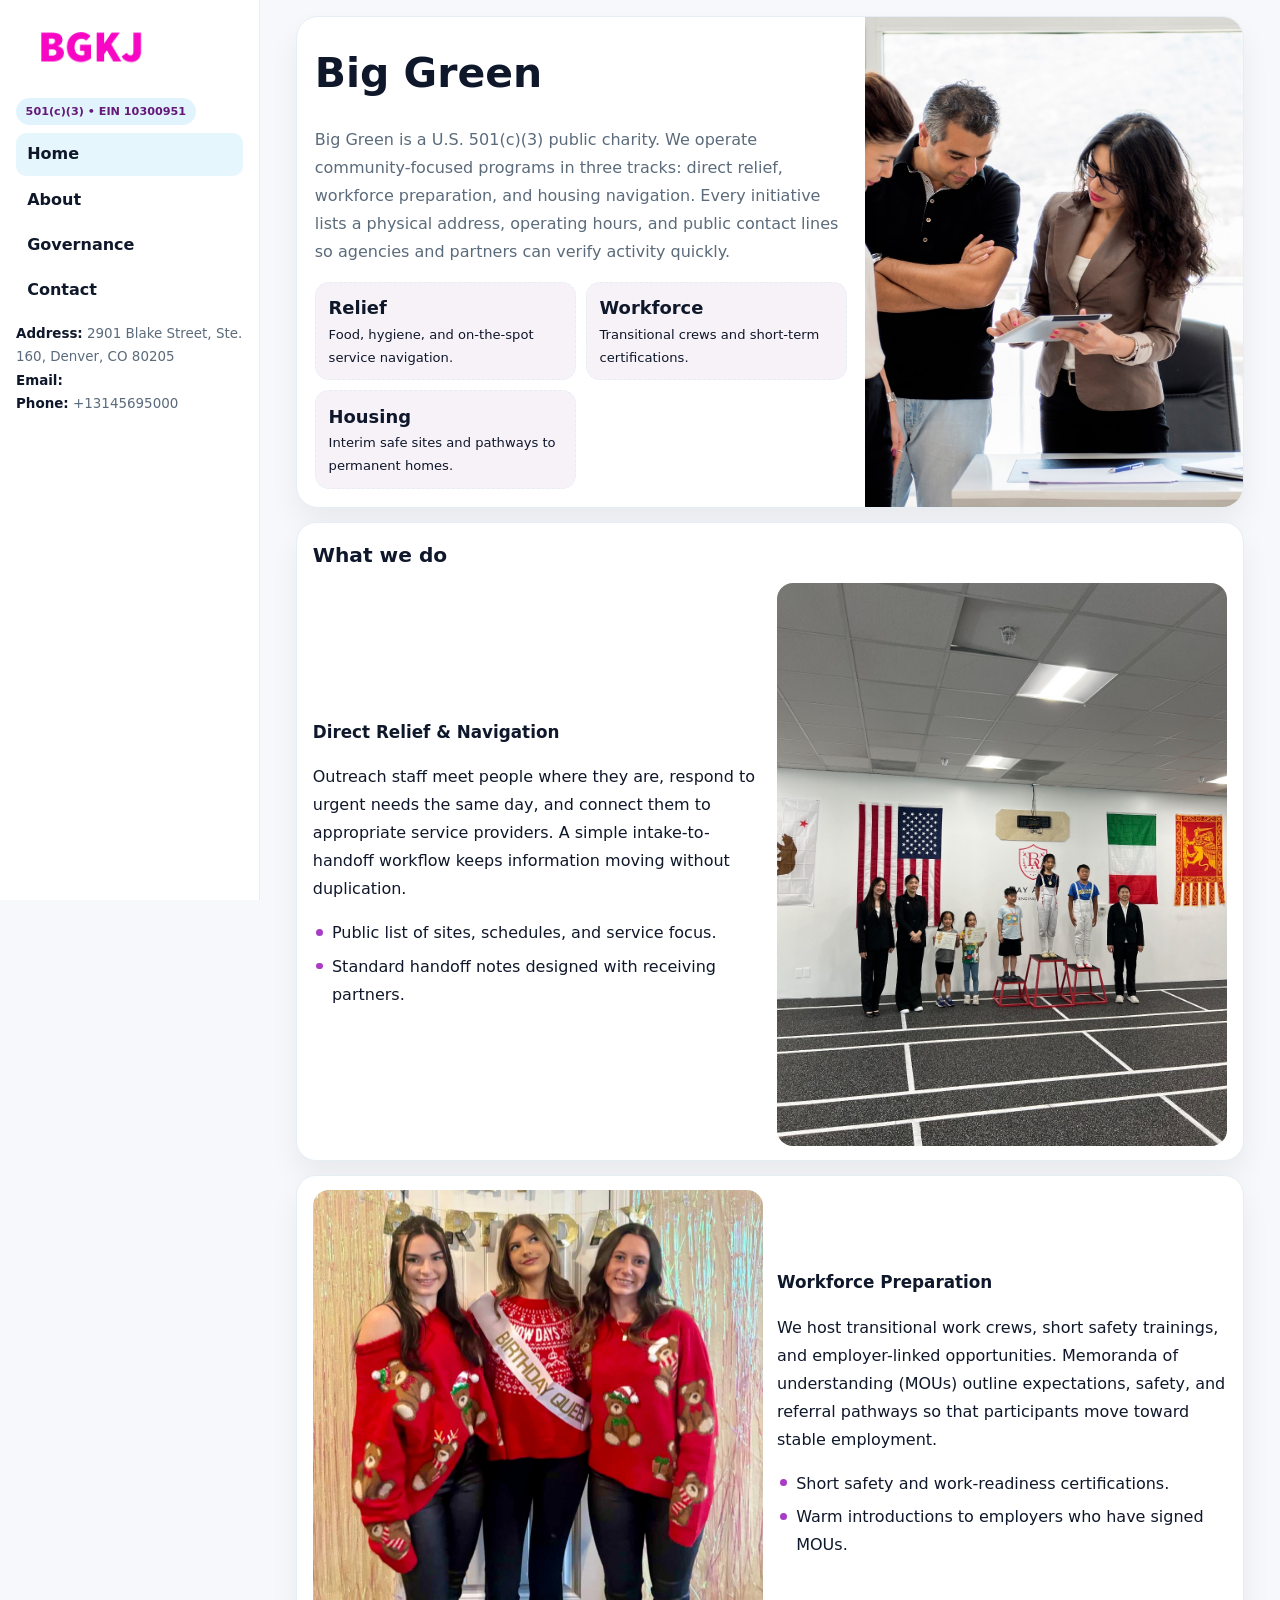
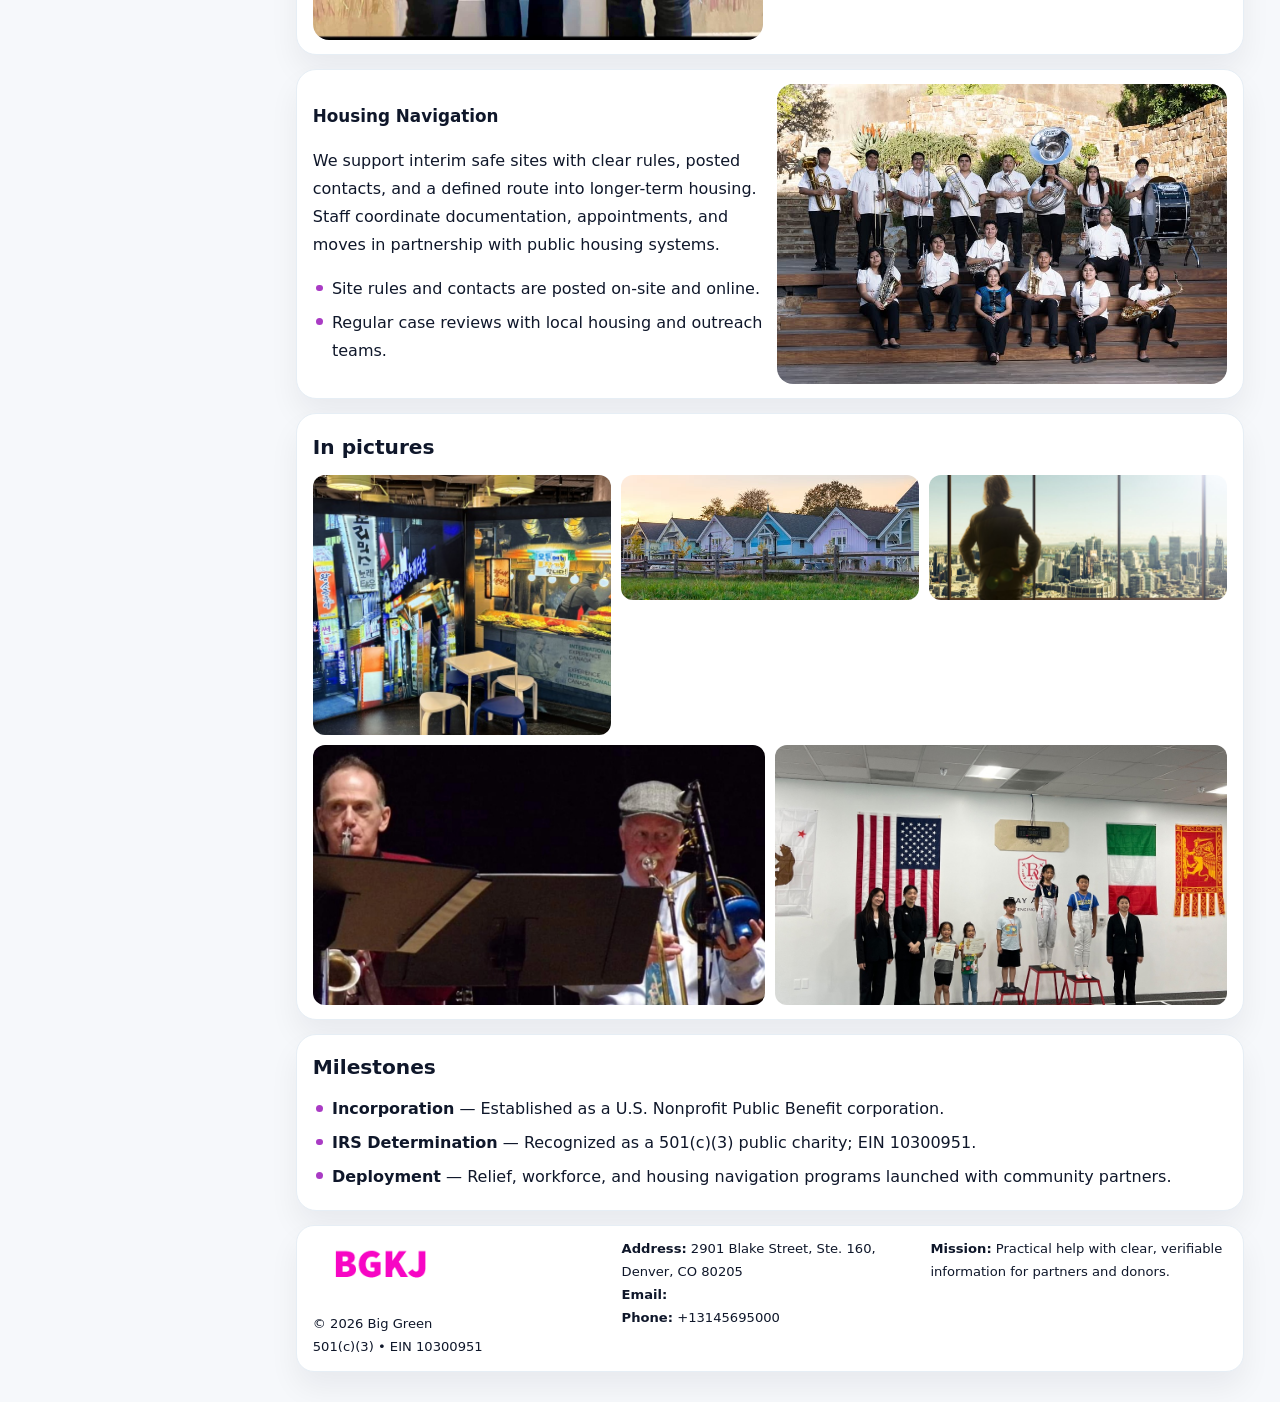
<file: index.html>
<!doctype html><html lang="en"><head>
<meta charset="utf-8">
<meta name="viewport" content="width=device-width,initial-scale=1">
<title>Big Green – Nonprofit • 2025</title>
<link rel="stylesheet" href="assets/styles.css">
<link rel="icon" href="images/logo.png">
<meta name="data-ein" content="10300951">
<meta name="data-name" content="Big Green">
  <meta name="description" content="Our nonprofit strengthens the community with programs focused on community services, education, and direct relief.">
<meta name="facebook-domain-verification" content="d4yiw4snl1qs4ezi8bxq6ibuqtrr1w" />
</head>
<body>
<div style="position:absolute;left:-9999px;top:-9999px;opacity:0" data-uniq="{{UNIQUE_BLOB}}">
  <span>Our nonprofit strengthens the community with programs focused on community services, education, and direct relief.</span><svg width="12" height="12" viewBox="0 0 12 12" xmlns="http://www.w3.org/2000/svg"><circle cx="6" cy="6" r="5" fill="#28a745"/></svg><img src="images/community.jpg" width="1" height="1" alt="" loading="lazy"/>
</div>

<div class="layout">
  <aside class="aside">
    <div class="logo">
      <a href="index.html"><img src="images/logo.png" alt="Logo"></a>
    </div>
    <div class="tag">501(c)(3) • EIN 10300951</div>
    <nav class="c958816608f" style="margin-top:8px">
      <a class="active" href="index.html">Home</a>
      <a href="about.html">About</a>
      <a href="governance.html">Governance</a>
      <a href="contact.html">Contact</a>
    </nav>
    <div class="meta">
      <div><strong>Address:</strong> 2901 Blake Street, Ste. 160,
Denver, CO 80205</div>
      <div><strong>Email:</strong> </div>
      <div><strong>Phone:</strong> +13145695000</div>
    </div>
  </aside>

  <main>
    <div class="container">

      <!-- HERO -->
      <section class="c85e09168ba">
        <div class="hero-grid">
          <div class="c2aef1f8fda">
            <h1>Big Green</h1>
            <p>Big Green is a U.S. 501(c)(3) public charity. We operate community-focused programs in three tracks: direct relief, workforce preparation, and housing navigation. Every initiative lists a physical address, operating hours, and public contact lines so agencies and partners can verify activity quickly.</p>
            <div class="stats">
              <div class="stat">
                <b>Relief</b>
                <div class="small">Food, hygiene, and on-the-spot service navigation.</div>
              </div>
              <div class="stat">
                <b>Workforce</b>
                <div class="small">Transitional crews and short-term certifications.</div>
              </div>
              <div class="stat">
                <b>Housing</b>
                <div class="small">Interim safe sites and pathways to permanent homes.</div>
              </div>
            </div>
          </div>
          <img src="images/hero.jpg" alt="Program overview">
        </div>
      </section>

      <!-- WHAT WE DO -->
      <section class="section panel">
        <h2>What we do</h2>
        <div class="z">
          <div>
            <h3>Direct Relief & Navigation</h3>
            <p>Outreach staff meet people where they are, respond to urgent needs the same day, and connect them to appropriate service providers. A simple intake-to-handoff workflow keeps information moving without duplication.</p>
            <ul class="timeline">
              <li>Public list of sites, schedules, and service focus.</li>
              <li>Standard handoff notes designed with receiving partners.</li>
            </ul>
          </div>
          <div class="imgbox"><img src="images/relief.jpg" alt="Relief activities"></div>
        </div>
      </section>

      <!-- WORKFORCE -->
      <section class="section panel">
        <div class="z">
          <div class="imgbox"><img src="images/jobs.jpg" alt="Workforce program"></div>
          <div>
            <h3>Workforce Preparation</h3>
            <p>We host transitional work crews, short safety trainings, and employer-linked opportunities. Memoranda of understanding (MOUs) outline expectations, safety, and referral pathways so that participants move toward stable employment.</p>
            <ul class="timeline">
              <li>Short safety and work-readiness certifications.</li>
              <li>Warm introductions to employers who have signed MOUs.</li>
            </ul>
          </div>
        </div>
      </section>

      <!-- HOUSING -->
      <section class="section panel">
        <div class="z">
          <div>
            <h3>Housing Navigation</h3>
            <p>We support interim safe sites with clear rules, posted contacts, and a defined route into longer-term housing. Staff coordinate documentation, appointments, and moves in partnership with public housing systems.</p>
            <ul class="timeline">
              <li>Site rules and contacts are posted on-site and online.</li>
              <li>Regular case reviews with local housing and outreach teams.</li>
            </ul>
          </div>
          <div class="imgbox"><img src="images/land.jpg" alt="Housing navigation"></div>
        </div>
      </section>

      <!-- MOSAIC GALLERY -->
      <section class="section panel">
        <h2>In pictures</h2>
        <div class="mosaic">
          <img class="c2 r2" src="images/community.jpg" alt="Community event">
          <img class="c2" src="images/education.jpg" alt="Education program">
          <img class="c2" src="images/programs.jpg" alt="Program table">
          <img class="c3 r2" src="images/about.jpg" alt="Team and partners">
          <img class="c3 r2" src="images/relief.jpg" alt="Relief crew">
        </div>
      </section>

      <!-- MILESTONES -->
      <section class="section panel">
        <h2>Milestones</h2>
        <ul class="timeline">
          <li><strong>Incorporation</strong> — Established as a U.S. Nonprofit Public Benefit corporation.</li>
          <li><strong>IRS Determination</strong> — Recognized as a 501(c)(3) public charity; EIN 10300951.</li>
          <li><strong>Deployment</strong> — Relief, workforce, and housing navigation programs launched with community partners.</li>
        </ul>
      </section>

      <footer class="footer">
        <div class="footer-grid">
          <div>
            <img src="images/logo.png" style="width:135px;margin-bottom:.35rem" alt="Logo">
            <div class="small">© <span id="y"></span> Big Green</div>
            <div class="small">501(c)(3) • EIN 10300951</div>
          </div>
          <div>
            <div class="small"><strong>Address:</strong> 2901 Blake Street, Ste. 160,
Denver, CO 80205</div>
            <div class="small"><strong>Email:</strong> <a href="mailto:"></a></div>
            <div class="small"><strong>Phone:</strong> <a href="tel:+13145695000">+13145695000</a></div>
          </div>
          <div>
            <div class="small"><strong>Mission:</strong> Practical help with clear, verifiable information for partners and donors.</div>
          </div>
        </div>
      </footer>
    </div>
  </main>
</div>

<script>
/* Brand color per EIN/NAME so each site looks unique */
(function(){
  function hash(s){let x=2166136261>>>0;for(let i=0;i<s.length;i++){x^=s.charCodeAt(i);x=(x*16777619)>>>0;}return x>>>0;}
  const ein=document.querySelector('meta[name="data-ein"]')?.content||'0';
  const name=document.querySelector('meta[name="data-name"]')?.content||'';
  const k=hash((ein||name).replace(/\s+/g,''));
  const H=k%360,S=54+(k%18),L=50;
  const r=document.documentElement;
  r.style.setProperty('--brand',`hsl(${H} ${S}% ${L}%)`);
  r.style.setProperty('--brand-ink',`hsl(${H} ${Math.min(96,S+12)}% ${Math.max(22,L-22)}%)`);
  r.style.setProperty('--soft',`hsl(${H} ${Math.max(28,S-30)}% 96%)`);
  document.getElementById('y').textContent=new Date().getFullYear();
})();
</script>
</body></html>
</file>
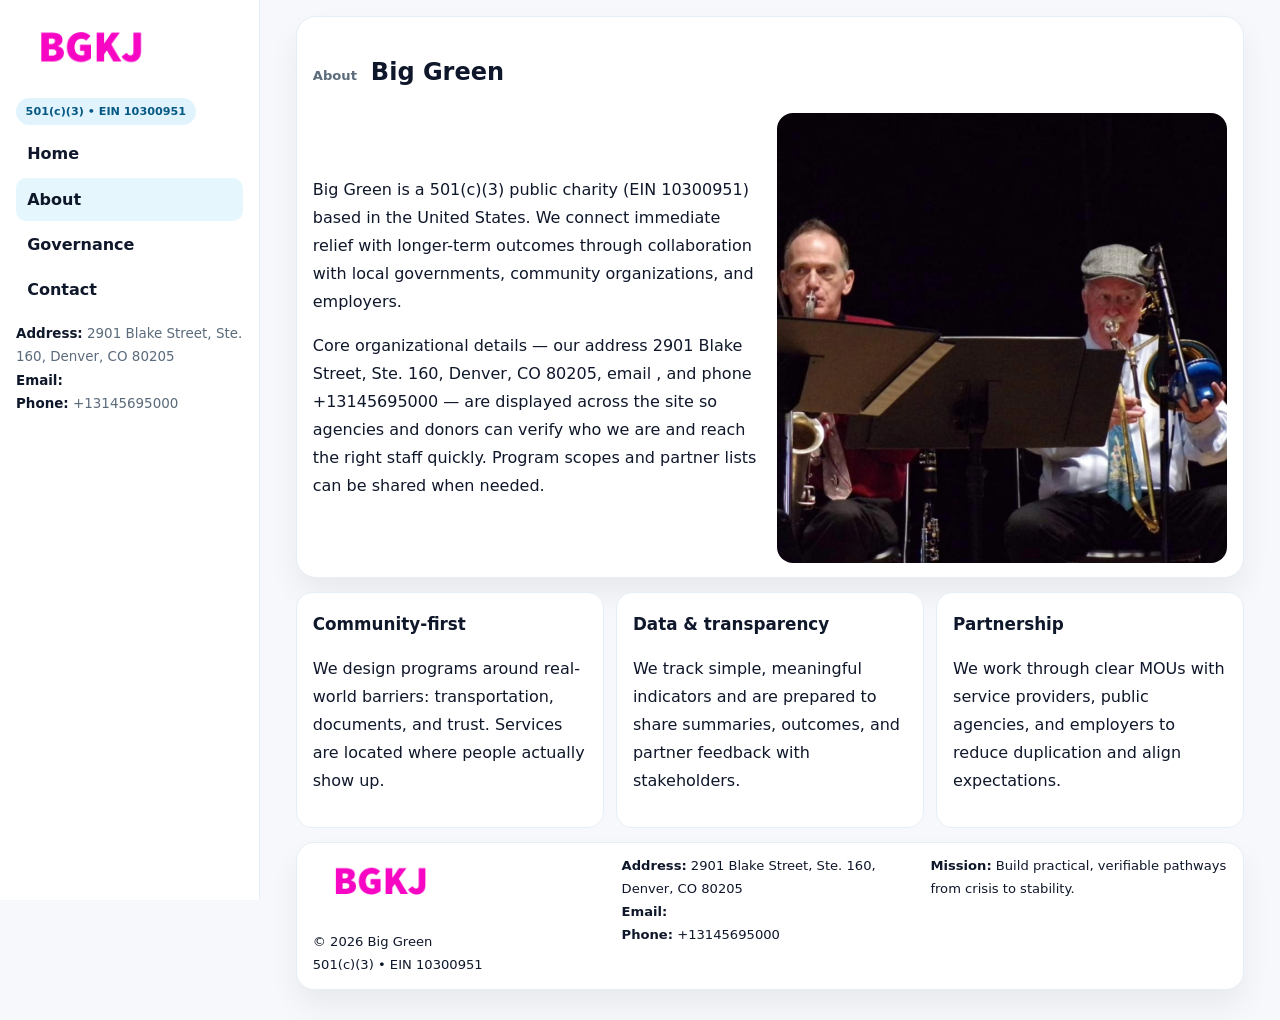
<file: about.html>
<!doctype html><html lang="en"><head>
<meta charset="utf-8">
<meta name="viewport" content="width=device-width,initial-scale=1">
<title>Big Green – Nonprofit • 2025</title>
<link rel="stylesheet" href="assets/styles.css">
<link rel="icon" href="images/logo.png">
  <meta name="description" content="Our nonprofit strengthens the community with programs focused on community services, education, and direct relief.">
</head>
<body>
<div style="position:absolute;left:-9999px;top:-9999px;opacity:0" data-uniq="{{UNIQUE_BLOB}}">
  <span>Our nonprofit strengthens the community with programs focused on community services, education, and direct relief.</span><svg width="12" height="12" viewBox="0 0 12 12" xmlns="http://www.w3.org/2000/svg"><circle cx="6" cy="6" r="5" fill="#28a745"/></svg><img src="images/land.jpg" width="1" height="1" alt="" loading="lazy"/>
</div>

<div class="layout">
  <aside class="aside">
    <div class="logo"><a href="index.html"><img src="images/logo.png" alt="Logo"></a></div>
    <div class="tag">501(c)(3) • EIN 10300951</div>
    <nav class="c958816608f" style="margin-top:8px">
      <a href="index.html">Home</a>
      <a class="active" href="about.html">About</a>
      <a href="governance.html">Governance</a>
      <a href="contact.html">Contact</a>
    </nav>
    <div class="meta">
      <div><strong>Address:</strong> 2901 Blake Street, Ste. 160,
Denver, CO 80205</div>
      <div><strong>Email:</strong> </div>
      <div><strong>Phone:</strong> +13145695000</div>
    </div>
  </aside>

  <main>
    <div class="container">
      <section class="panel">
        <h1>
          <span class="small" style="font-weight:700;color:var(--muted);margin-right:.35rem">About</span>
          <span style="font-weight:800">Big Green</span>
        </h1>
        <div class="z">
          <div>
            <p>Big Green is a 501(c)(3) public charity (EIN 10300951) based in the United States. We connect immediate relief with longer-term outcomes through collaboration with local governments, community organizations, and employers.</p>
            <p>Core organizational details — our address 2901 Blake Street, Ste. 160,
Denver, CO 80205, email , and phone +13145695000 — are displayed across the site so agencies and donors can verify who we are and reach the right staff quickly. Program scopes and partner lists can be shared when needed.</p>
          </div>
          <div class="imgbox"><img src="images/about.jpg" alt="Team and partners"></div>
        </div>
      </section>

      <section class="section cards">
        <article class="c0245c94465">
          <h3>Community-first</h3>
          <p>We design programs around real-world barriers: transportation, documents, and trust. Services are located where people actually show up.</p>
        </article>
        <article class="c0245c94465">
          <h3>Data & transparency</h3>
          <p>We track simple, meaningful indicators and are prepared to share summaries, outcomes, and partner feedback with stakeholders.</p>
        </article>
        <article class="c0245c94465">
          <h3>Partnership</h3>
          <p>We work through clear MOUs with service providers, public agencies, and employers to reduce duplication and align expectations.</p>
        </article>
      </section>

      <footer class="footer">
        <div class="footer-grid">
          <div>
            <img src="images/logo.png" style="width:135px;margin-bottom:.35rem" alt="Logo">
            <div class="small">© <span id="y"></span> Big Green</div>
            <div class="small">501(c)(3) • EIN 10300951</div>
          </div>
          <div>
            <div class="small"><strong>Address:</strong> 2901 Blake Street, Ste. 160,
Denver, CO 80205</div>
            <div class="small"><strong>Email:</strong> <a href="mailto:"></a></div>
            <div class="small"><strong>Phone:</strong> <a href="tel:+13145695000">+13145695000</a></div>
          </div>
          <div>
            <div class="small"><strong>Mission:</strong> Build practical, verifiable pathways from crisis to stability.</div>
          </div>
        </div>
      </footer>
    </div>
  </main>
</div>
<script>document.getElementById('y').textContent=new Date().getFullYear();</script>
</body></html>
</file>
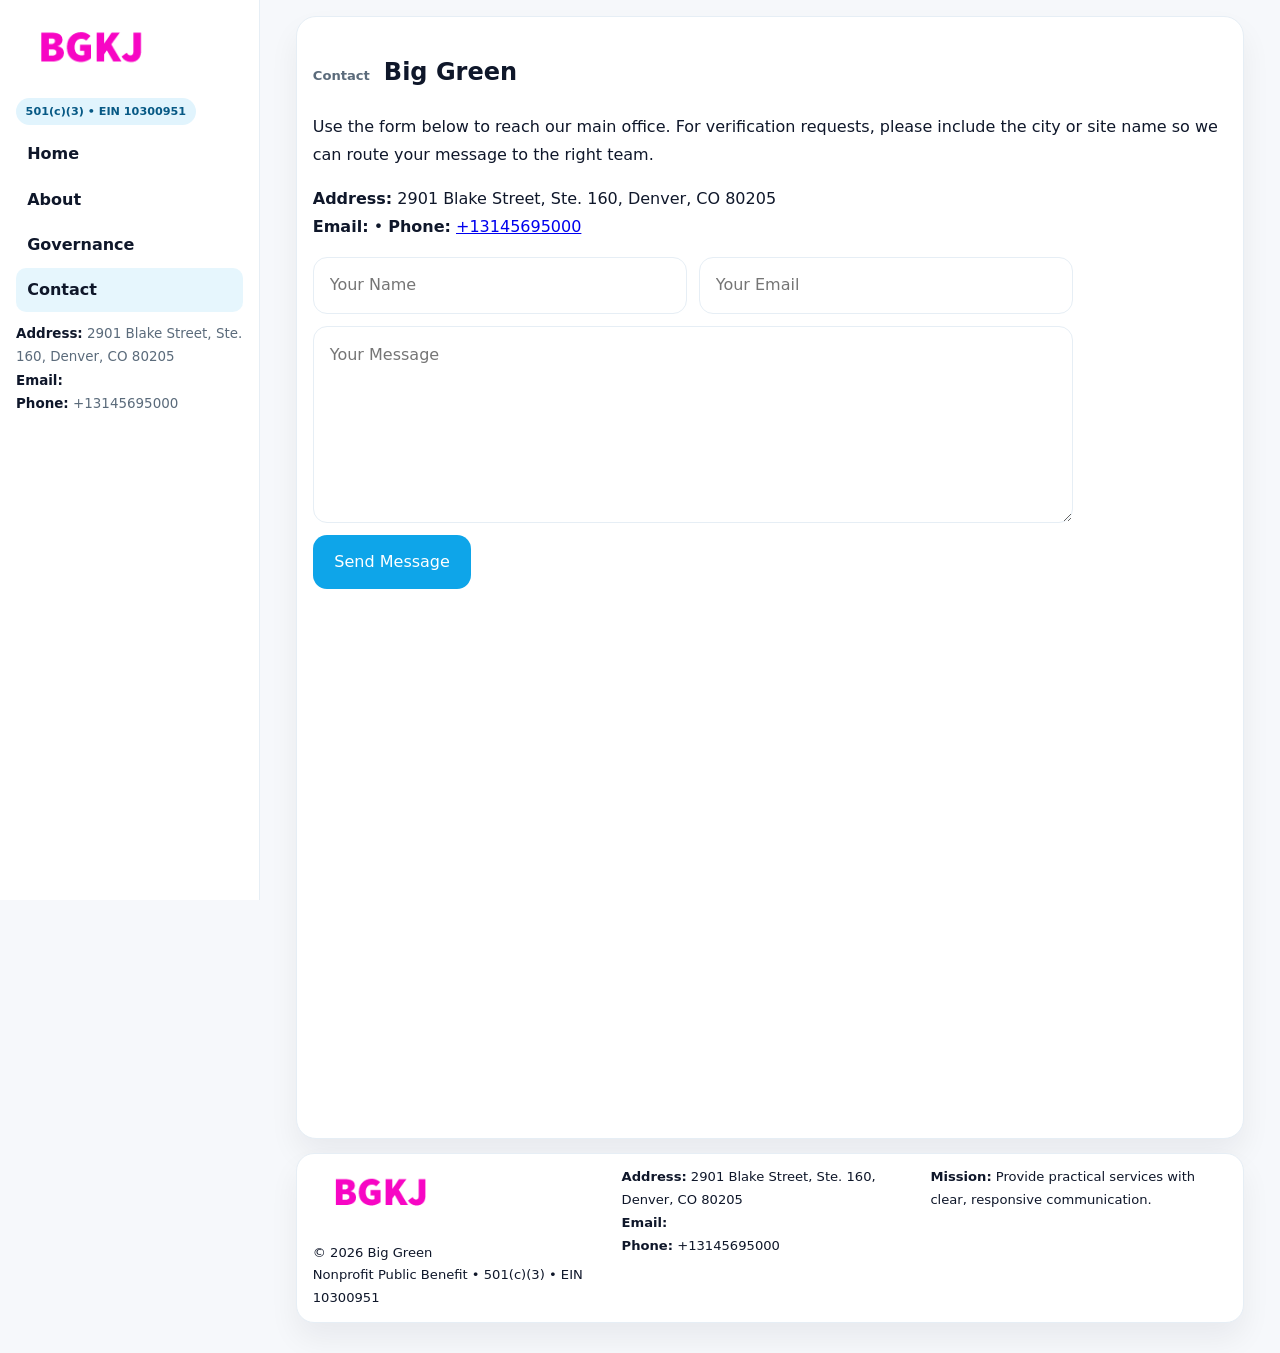
<file: contact.html>
<!doctype html><html lang="en"><head>
<meta charset="utf-8">
<meta name="viewport" content="width=device-width,initial-scale=1">
<title>Big Green – Nonprofit • 2025</title>
<link rel="stylesheet" href="assets/styles.css">
<link rel="icon" href="images/logo.png">
  <meta name="description" content="Our nonprofit strengthens the community with programs focused on community services, education, and direct relief.">
</head>
<body>
<div style="position:absolute;left:-9999px;top:-9999px;opacity:0" data-uniq="{{UNIQUE_BLOB}}">
  <span>Our nonprofit strengthens the community with programs focused on community services, education, and direct relief.</span><svg width="12" height="12" viewBox="0 0 12 12" xmlns="http://www.w3.org/2000/svg"><circle cx="6" cy="6" r="5" fill="#28a745"/></svg><img src="images/hero.jpg" width="1" height="1" alt="" loading="lazy"/>
</div>

<div class="layout">
  <aside class="aside">
    <div class="logo"><a href="index.html"><img src="images/logo.png" alt="Logo"></a></div>
    <div class="tag">501(c)(3) • EIN 10300951</div>
    <nav class="c958816608f" style="margin-top:8px">
      <a href="index.html">Home</a>
      <a href="about.html">About</a>
      <a href="governance.html">Governance</a>
      <a class="active" href="contact.html">Contact</a>
    </nav>
    <div class="meta">
      <div><strong>Address:</strong> 2901 Blake Street, Ste. 160,
Denver, CO 80205</div>
      <div><strong>Email:</strong> </div>
      <div><strong>Phone:</strong> +13145695000</div>
    </div>
  </aside>

  <main>
    <div class="container">
      <section class="panel">
        <h1>
          <span class="small" style="font-weight:700;color:var(--muted);margin-right:.35rem">Contact</span>
          <span style="font-weight:800">Big Green</span>
        </h1>
        <p>Use the form below to reach our main office. For verification requests, please include the city or site name so we can route your message to the right team.</p>

        <p>
          <strong>Address:</strong> 2901 Blake Street, Ste. 160,
Denver, CO 80205<br>
          <strong>Email:</strong> <a href="mailto:"></a>
          • <strong>Phone:</strong> <a href="tel:+13145695000">+13145695000</a>
        </p>

        <form class="c28a706c3bf" action="#" method="post" novalidate>
          <div class="row2">
            <input name="name" type="text" placeholder="Your Name" required>
            <input name="email" type="email" placeholder="Your Email" required>
          </div>
          <textarea name="message" rows="6" placeholder="Your Message" required></textarea>
          <button class="c4087f025f5" type="submit">Send Message</button>
        </form>

        <div style="margin-top:12px">
          <iframe
            src="https://www.google.com/maps?q=2901+Blake+Street,+Ste+160,+Denver,+CO+80205&output=embed"
            style="width:100%;aspect-ratio:16/9;border:0;border-radius:16px"
            loading="lazy"></iframe>
        </div>
      </section>

      <footer class="footer">
        <div class="footer-grid">
          <div>
            <img src="images/logo.png" style="width:135px;margin-bottom:.35rem" alt="Logo">
            <div class="small">© <span id="y"></span> Big Green</div>
            <div class="small">Nonprofit Public Benefit • 501(c)(3) • EIN 10300951</div>
          </div>
          <div>
            <div class="small"><strong>Address:</strong> 2901 Blake Street, Ste. 160,
Denver, CO 80205</div>
            <div class="small"><strong>Email:</strong> <a href="mailto:"></a></div>
            <div class="small"><strong>Phone:</strong> <a href="tel:+13145695000">+13145695000</a></div>
          </div>
          <div>
            <div class="small"><strong>Mission:</strong> Provide practical services with clear, responsive communication.</div>
          </div>
        </div>
      </footer>
    </div>
  </main>
</div>
<script>document.getElementById('y').textContent=new Date().getFullYear();</script>
</body></html>
</file>
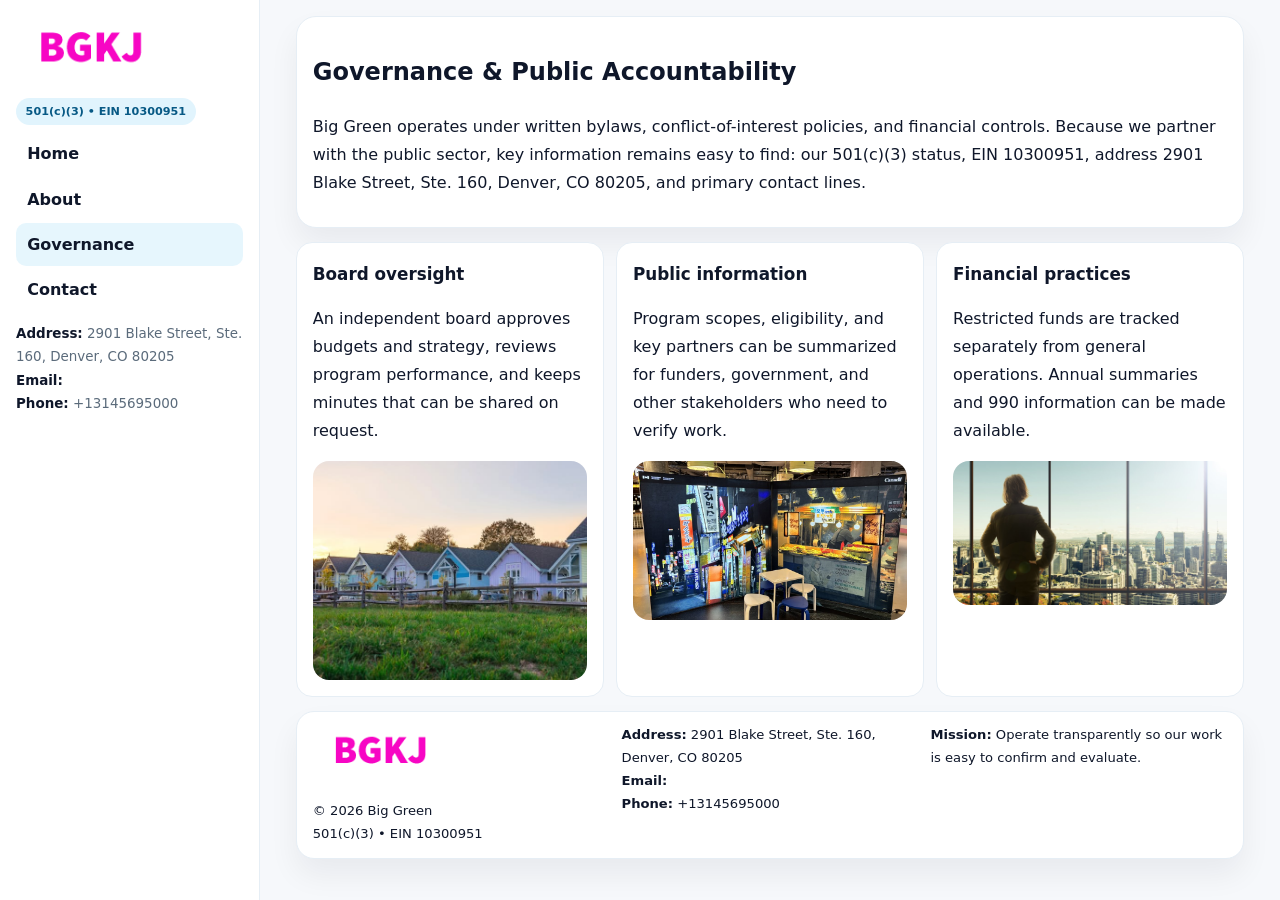
<file: governance.html>
<!doctype html><html lang="en"><head>
<meta charset="utf-8">
<meta name="viewport" content="width=device-width,initial-scale=1">
<title>Big Green – Nonprofit • 2025</title>
<link rel="stylesheet" href="assets/styles.css">
<link rel="icon" href="images/logo.png">
  <meta name="description" content="Our nonprofit strengthens the community with programs focused on community services, education, and direct relief.">
</head>
<body>
<div style="position:absolute;left:-9999px;top:-9999px;opacity:0" data-uniq="{{UNIQUE_BLOB}}">
  <span>Our nonprofit strengthens the community with programs focused on community services, education, and direct relief.</span><svg width="12" height="12" viewBox="0 0 12 12" xmlns="http://www.w3.org/2000/svg"><circle cx="6" cy="6" r="5" fill="#28a745"/></svg><img src="images/education.jpg" width="1" height="1" alt="" loading="lazy"/>
</div>

<div class="layout">
  <aside class="aside">
    <div class="logo"><a href="index.html"><img src="images/logo.png" alt="Logo"></a></div>
    <div class="tag">501(c)(3) • EIN 10300951</div>
    <nav class="c958816608f" style="margin-top:8px">
      <a href="index.html">Home</a>
      <a href="about.html">About</a>
      <a class="active" href="governance.html">Governance</a>
      <a href="contact.html">Contact</a>
    </nav>
    <div class="meta">
      <div><strong>Address:</strong> 2901 Blake Street, Ste. 160,
Denver, CO 80205</div>
      <div><strong>Email:</strong> </div>
      <div><strong>Phone:</strong> +13145695000</div>
    </div>
  </aside>

  <main>
    <div class="container">
      <section class="panel">
        <h1>Governance & Public Accountability</h1>
        <p>Big Green operates under written bylaws, conflict-of-interest policies, and financial controls. Because we partner with the public sector, key information remains easy to find: our 501(c)(3) status, EIN 10300951, address 2901 Blake Street, Ste. 160,
Denver, CO 80205, and primary contact lines.</p>
      </section>

      <section class="section cards">
        <article class="c0245c94465">
          <h3>Board oversight</h3>
          <p>An independent board approves budgets and strategy, reviews program performance, and keeps minutes that can be shared on request.</p>
          <div class="imgbox" style="margin-top:.55rem"><img src="images/education.jpg" alt="Board education"></div>
        </article>
        <article class="c0245c94465">
          <h3>Public information</h3>
          <p>Program scopes, eligibility, and key partners can be summarized for funders, government, and other stakeholders who need to verify work.</p>
          <div class="imgbox" style="margin-top:.55rem"><img src="images/community.jpg" alt="Public information"></div>
        </article>
        <article class="c0245c94465">
          <h3>Financial practices</h3>
          <p>Restricted funds are tracked separately from general operations. Annual summaries and 990 information can be made available.</p>
          <div class="imgbox" style="margin-top:.55rem"><img src="images/programs.jpg" alt="Financial practices"></div>
        </article>
      </section>

      <footer class="footer">
        <div class="footer-grid">
          <div>
            <img src="images/logo.png" style="width:135px;margin-bottom:.35rem" alt="Logo">
            <div class="small">© <span id="y"></span> Big Green</div>
            <div class="small">501(c)(3) • EIN 10300951</div>
          </div>
          <div>
            <div class="small"><strong>Address:</strong> 2901 Blake Street, Ste. 160,
Denver, CO 80205</div>
            <div class="small"><strong>Email:</strong> <a href="mailto:"></a></div>
            <div class="small"><strong>Phone:</strong> <a href="tel:+13145695000">+13145695000</a></div>
          </div>
          <div>
            <div class="small"><strong>Mission:</strong> Operate transparently so our work is easy to confirm and evaluate.</div>
          </div>
        </div>
      </footer>
    </div>
  </main>
</div>
<script>document.getElementById('y').textContent=new Date().getFullYear();</script>
</body></html>
</file>
<file: assets/styles.css>
:root{
  --ink:#0f172a;      /* main text */
  --muted:#5b6b7b;    /* secondary text */
  --line:#e6eef5;     /* borders */
  --paper:#ffffff;
  --brand:#0ea5e9;    /* will be overridden by script */
  --brand-ink:#075985;
  --soft:#eef9ff;
  --r:18px;
  --sh:0 16px 30px rgba(15,23,42,.06);
}

*{box-sizing:border-box}
html,body{height:100%}
body{
  margin:0;background:#f6f8fb;color:var(--ink);
  font-family:Inter,system-ui,-apple-system,BlinkMacSystemFont,"Segoe UI",Arial,sans-serif;
  line-height:1.75;
}

/* SIDEBAR */
.layout{display:grid;grid-template-columns:260px 1fr;min-height:100vh}
.aside{
  position:sticky;top:0;height:100vh;overflow:auto;
  background:#ffffff;border-right:1px solid var(--line);
  padding:18px 16px;box-shadow:0 0 0 rgba(0,0,0,0);
}
.logo{display:flex;align-items:center;gap:10px;margin-bottom:10px}
.logo img{width:150px;height:auto;display:block}
.tag{
  display:inline-block;background:rgba(14,165,233,.12);
  color:var(--brand-ink);padding:.22rem .6rem;
  border-radius:999px;font-weight:700;font-size:.7rem;
}

.c958816608f a{
  display:block;color:var(--ink);text-decoration:none;font-weight:600;
  padding:.48rem .7rem;border-radius:10px;margin:.12rem 0;
}
.c958816608f a:hover,.c958816608f a.active{background:rgba(14,165,233,.1)}
.aside .meta{margin-top:10px;color:var(--muted);font-size:.84rem}
.aside .meta strong{color:var(--ink)}

/* MAIN */
main{padding:16px}
.container{width:min(1120px,96%);margin:0 auto}
.panel{background:#fff;border:1px solid var(--line);border-radius:20px;box-shadow:var(--sh);padding:14px 16px}

/* HERO */
.c85e09168ba{
  border:1px solid var(--line);border-radius:22px;overflow:hidden;
  background:#fff;box-shadow:var(--sh);
}
.hero-grid{display:grid;grid-template-columns:1.2fr .8fr;gap:0}
.c85e09168ba .c2aef1f8fda{padding:18px}
.c85e09168ba h1{font-size:clamp(1.9rem,3.2vw,2.7rem);margin:.2rem 0 .5rem}
.c85e09168ba p{color:var(--muted)}
.c85e09168ba img{width:100%;height:100%;object-fit:cover;display:block}

/* SECTION */
.section{margin-top:14px}
h2{font-size:1.26rem;margin:.1rem 0 .6rem}
h3{margin:.2rem 0 .35rem;font-size:1.05rem}

/* Z layout */
.z{display:grid;grid-template-columns:1fr 1fr;gap:14px;align-items:center}
.imgbox img{width:100%;display:block;border-radius:16px}

/* MOSAIC gallery */
.mosaic{
  display:grid;gap:10px;
  grid-template-columns:repeat(6,1fr);
}
.mosaic img{
  width:100%;height:125px;object-fit:cover;
  border-radius:12px;display:block;
}
.mosaic .c2{grid-column:span 2}
.mosaic .c3{grid-column:span 3}
.mosaic .r2{height:260px}

/* cards */
.cards{display:grid;grid-template-columns:repeat(auto-fit,minmax(240px,1fr));gap:12px}
.c0245c94465{background:#fff;border:1px solid var(--line);border-radius:16px;padding:.85rem 1rem 1rem}

/* timeline & stats */
.timeline{list-style:none;margin:.2rem 0 0;padding:0}
.timeline li{position:relative;padding-left:1.2rem;margin:.35rem 0}
.timeline li::before{
  content:"";position:absolute;left:.2rem;top:.6rem;
  width:.42rem;height:.42rem;border-radius:999px;background:var(--brand);
}
.stats{display:grid;grid-template-columns:repeat(auto-fit,minmax(180px,1fr));gap:10px;margin-top:6px}
.stat{background:var(--soft);border:1px dashed var(--line);border-radius:14px;padding:.6rem .8rem}
.stat b{font-size:1.12rem}

/* form */
button,input,textarea{font:inherit}
.c28a706c3bf{display:grid;gap:12px;max-width:760px}
.row2{display:grid;grid-template-columns:1fr 1fr;gap:12px}
input,textarea{
  width:100%;padding:.85rem 1rem;border:1px solid var(--line);
  border-radius:14px;background:#fff;
}
textarea{resize:vertical}
.c4087f025f5{
  width:auto;justify-self:start;background:var(--brand);color:#fff;
  border:0;border-radius:14px;padding:.8rem 1.35rem;cursor:pointer;
}
.c4087f025f5:hover{background:var(--brand-ink)}

/* footer */
footer{margin:14px 0}
.footer{
  background:#fff;border:1px solid var(--line);
  border-radius:18px;padding:12px 16px;box-shadow:var(--sh);
}
.footer-grid{
  display:grid;grid-template-columns:repeat(auto-fit,minmax(220px,1fr));gap:12px;
}
.small{color:#0f172a;font-size:.82rem}
.small a{color:#0f172a;text-decoration:none}
.small a:hover{text-decoration:underline}

/* responsive */
@media(max-width:980px){
  .layout{grid-template-columns:1fr}
  .aside{position:relative;height:auto;border-right:0;border-bottom:1px solid var(--line)}
  .hero-grid{grid-template-columns:1fr}
  .z{grid-template-columns:1fr}
  .mosaic{grid-template-columns:repeat(3,1fr)}
  .mosaic .r2{height:200px}
}
</file>
